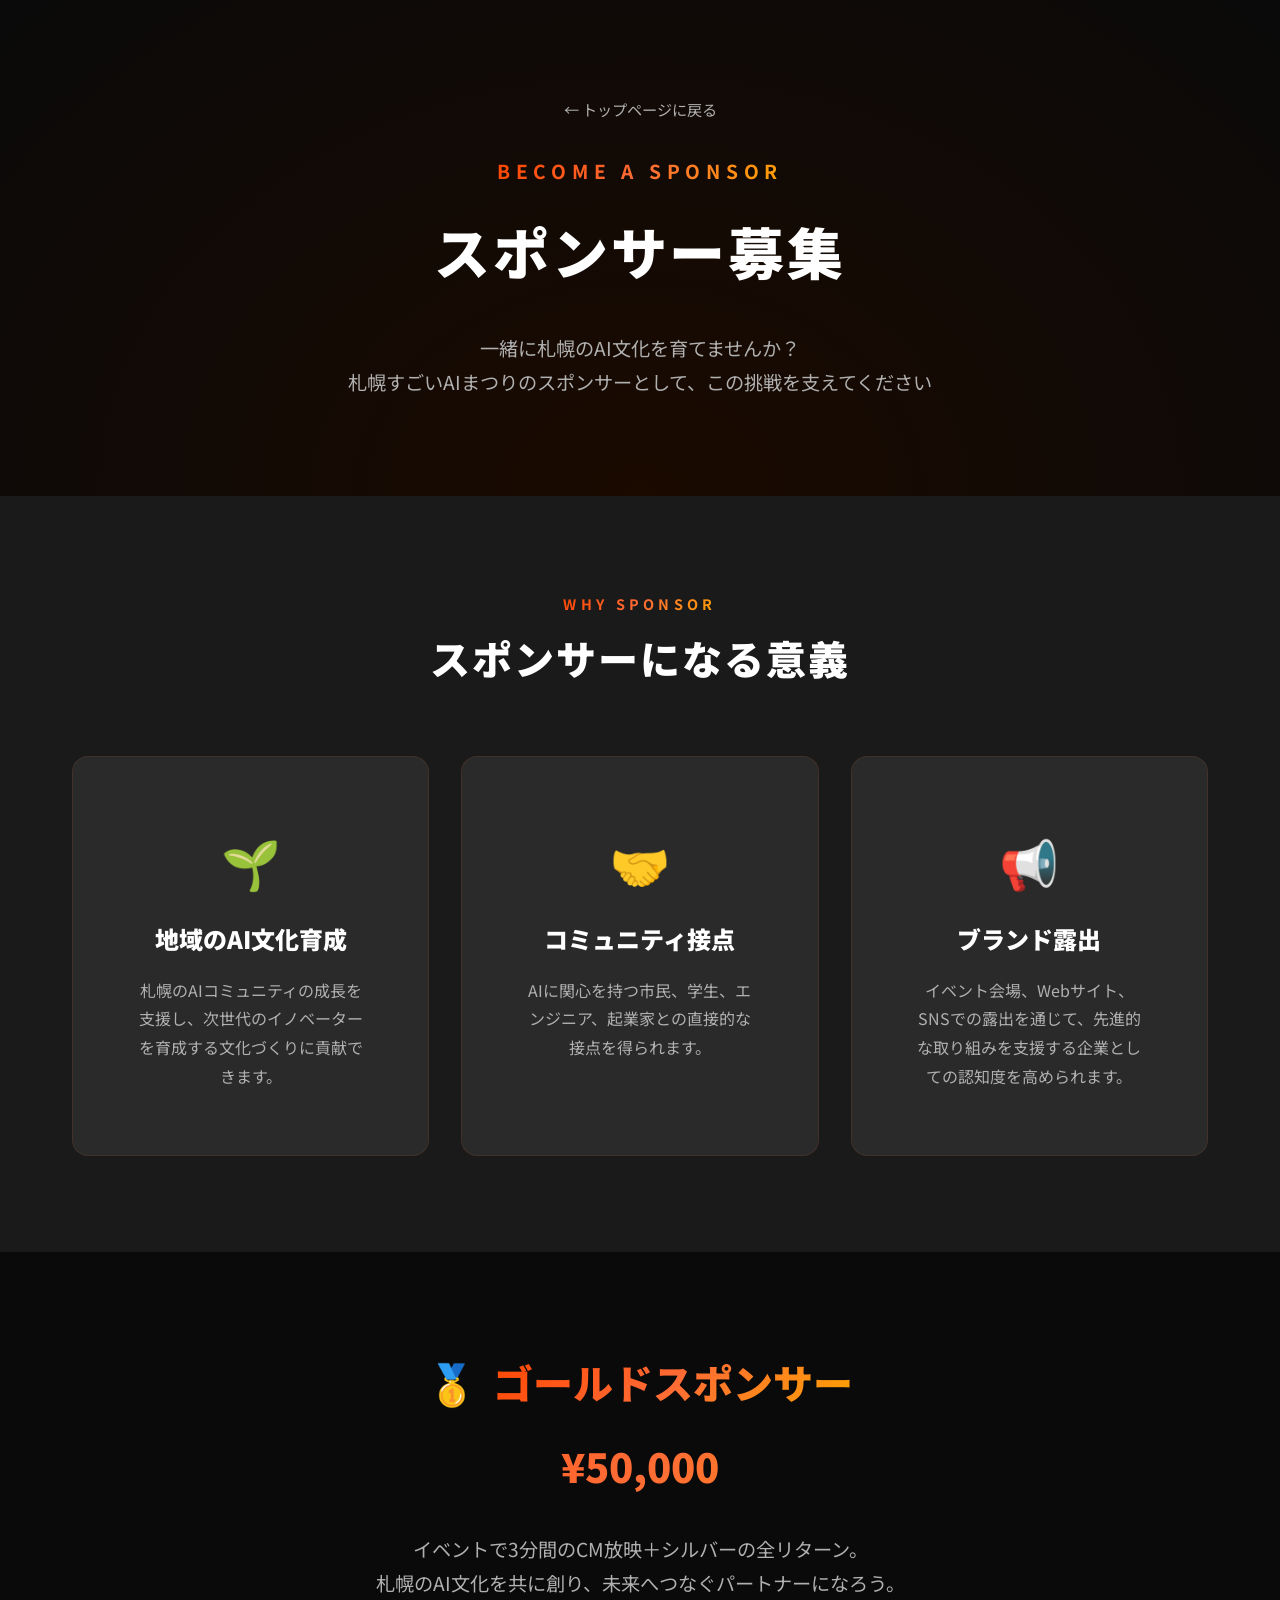
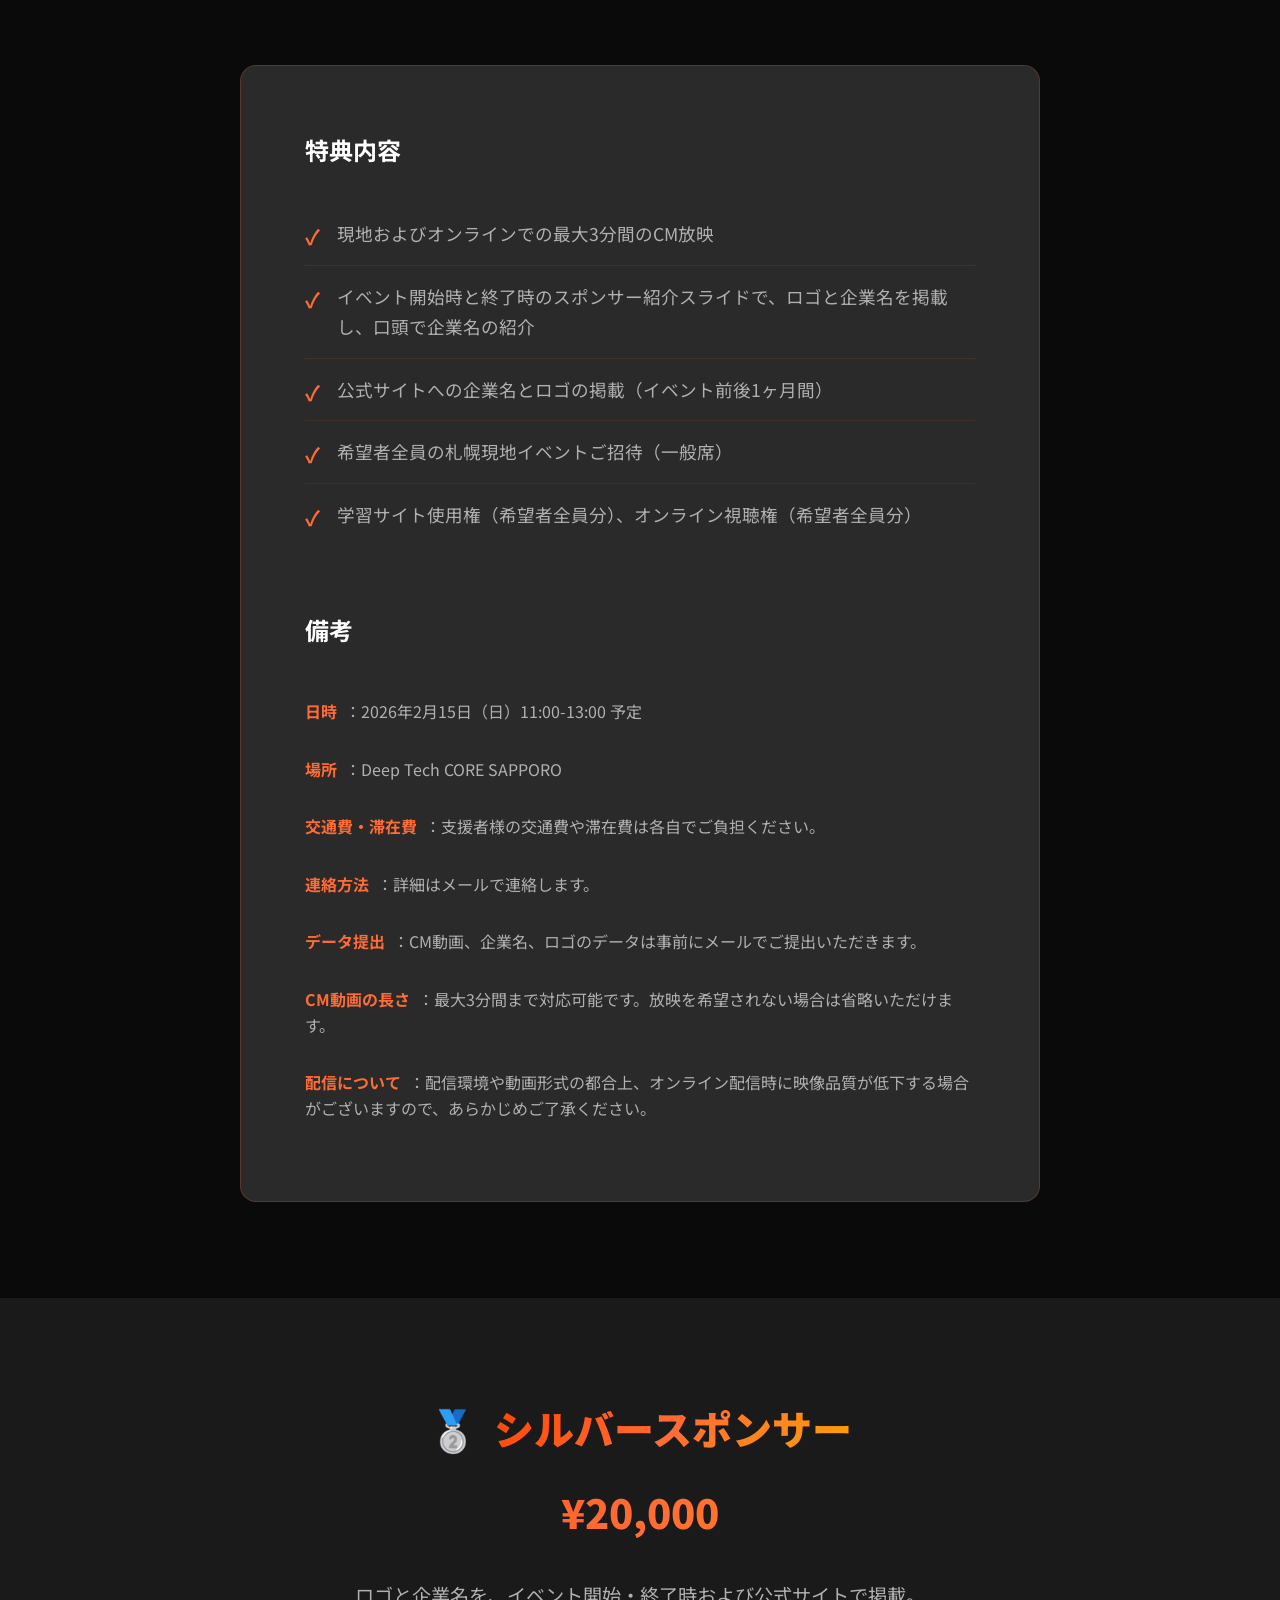
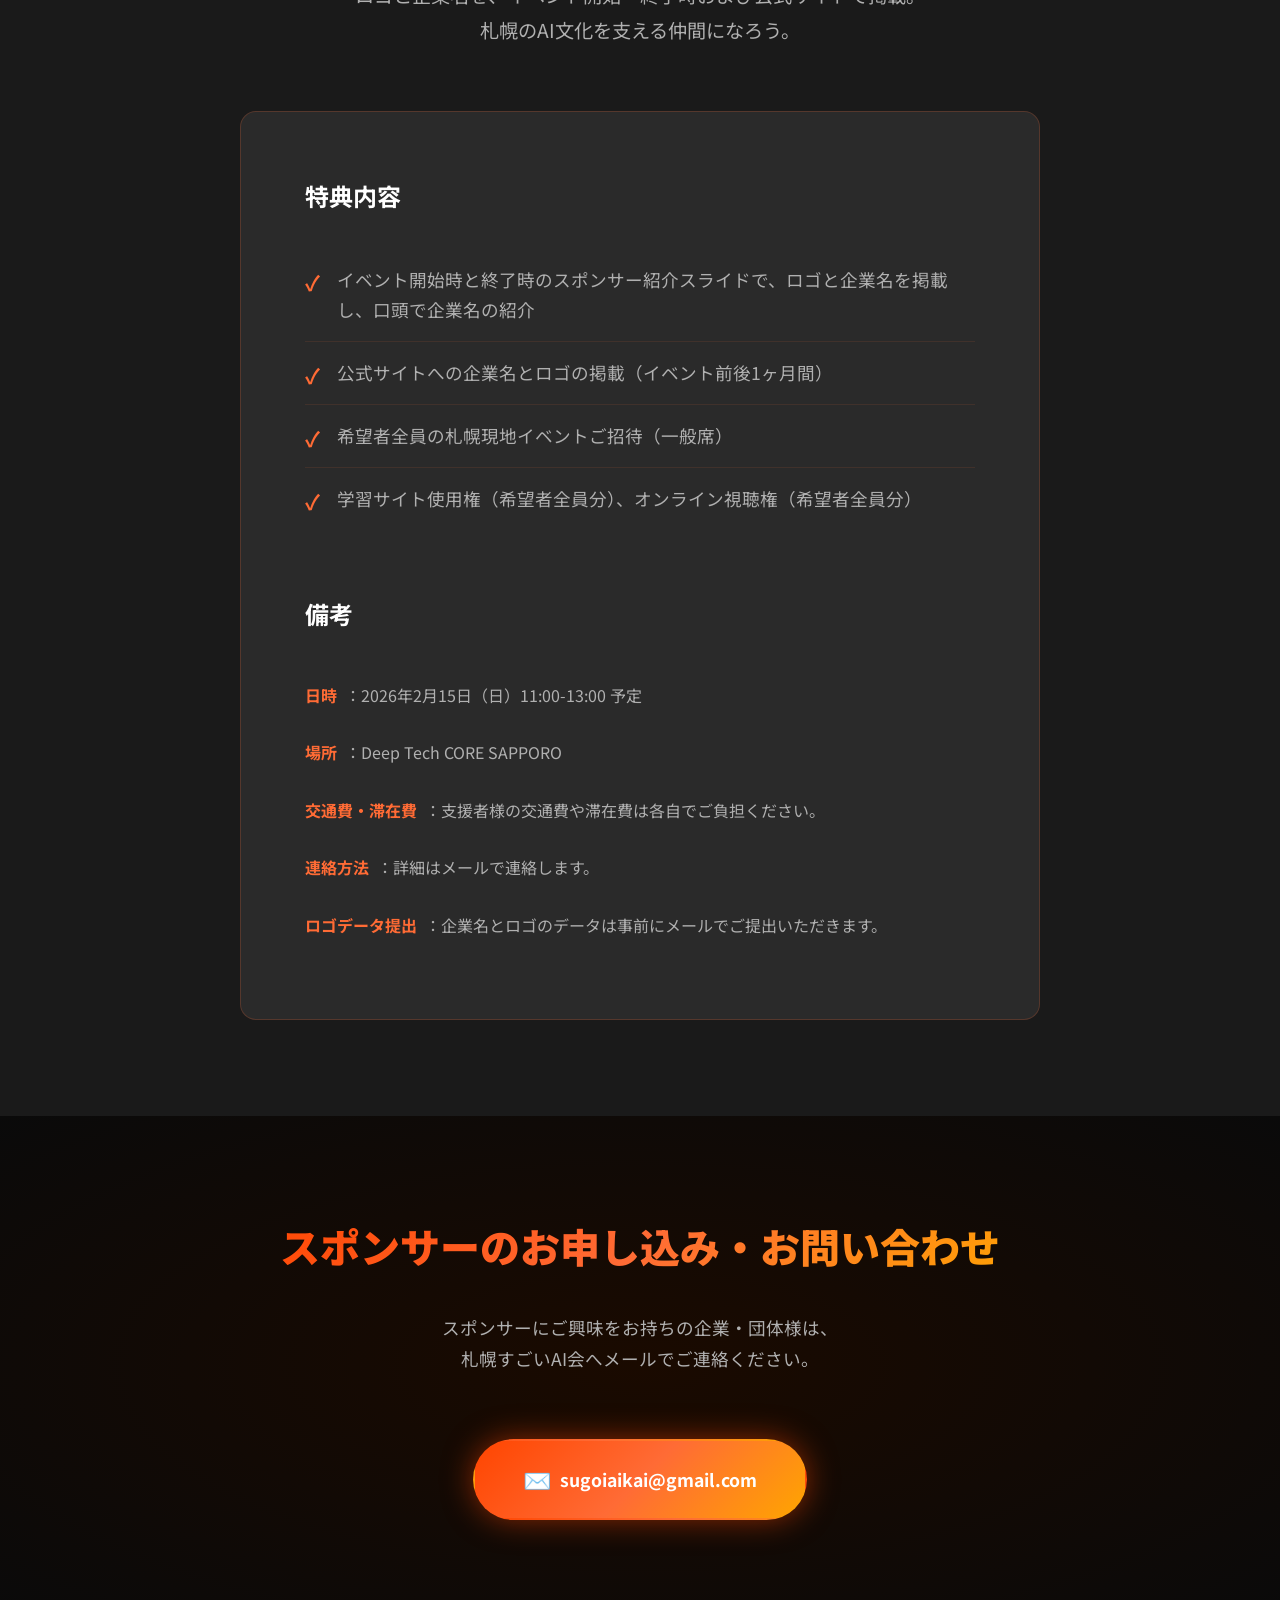
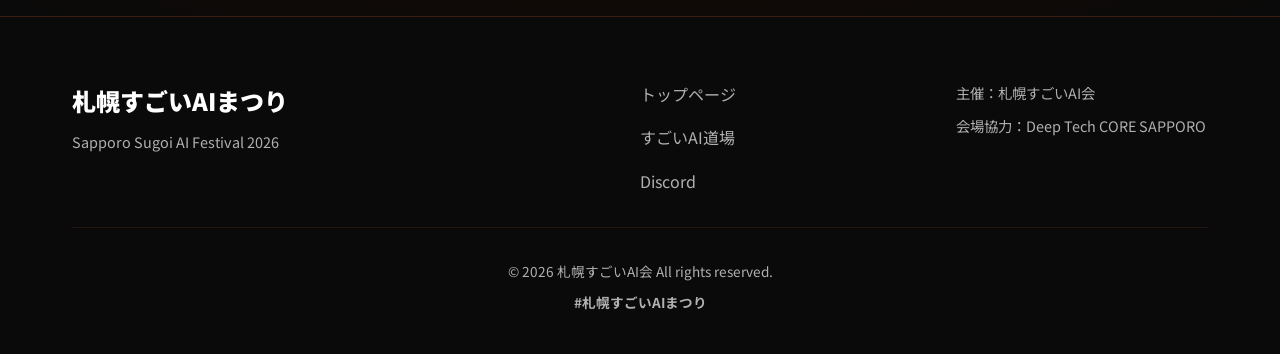
<file: sponsors.html>
<!DOCTYPE html>
<html lang="ja">
<head>
    <meta charset="UTF-8">
    <meta name="viewport" content="width=device-width, initial-scale=1.0">
    <title>スポンサー募集 | 札幌すごいAIまつり</title>
    <meta name="description" content="札幌すごいAIまつりのスポンサーを募集しています。一緒に札幌のAI文化を育てませんか？">
    <!-- OGP Tags -->
    <meta property="og:title" content="スポンサー募集 | 札幌すごいAIまつり">
    <meta property="og:description" content="札幌すごいAIまつりのスポンサーを募集しています。一緒に札幌のAI文化を育てませんか？">
    <meta property="og:type" content="website">
    <meta property="og:url" content="https://matsuri.sugoiai.org/sponsors.html">
    <meta property="og:site_name" content="札幌すごいAIまつり">
    <meta property="og:image" content="https://matsuri.sugoiai.org/logo.png">
    <meta property="og:image:width" content="1200">
    <meta property="og:image:height" content="630">
    <meta property="og:locale" content="ja_JP">
    <!-- Favicon -->
    <link rel="icon" type="image/png" href="logo.png">
    <link rel="apple-touch-icon" href="logo.png">
    <link rel="stylesheet" href="style.css">
    <link rel="preconnect" href="https://fonts.googleapis.com">
    <link rel="preconnect" href="https://fonts.gstatic.com" crossorigin>
    <link href="https://fonts.googleapis.com/css2?family=Noto+Sans+JP:wght@400;700;900&display=swap" rel="stylesheet">
</head>
<body>
    <!-- Hero Section -->
    <section class="sponsors-hero">
        <div class="container">
            <a href="index.html" class="back-link">← トップページに戻る</a>
            <h1 class="sponsors-hero-title">
                <span class="title-en-large">BECOME A SPONSOR</span>
                <span class="title-ja-large">スポンサー募集</span>
            </h1>
            <p class="sponsors-hero-description">一緒に札幌のAI文化を育てませんか？<br>札幌すごいAIまつりのスポンサーとして、この挑戦を支えてください</p>
        </div>
    </section>

    <!-- Why Sponsor Section -->
    <section id="why-sponsor" class="section why-sponsor">
        <div class="container">
            <div class="section-header">
                <h2 class="section-title">
                    <span class="title-en">WHY SPONSOR</span>
                    <span class="title-ja">スポンサーになる意義</span>
                </h2>
            </div>
            <div class="sponsor-benefits">
                <div class="benefit-card">
                    <div class="benefit-icon">🌱</div>
                    <h3 class="benefit-title">地域のAI文化育成</h3>
                    <p class="benefit-description">札幌のAIコミュニティの成長を支援し、次世代のイノベーターを育成する文化づくりに貢献できます。</p>
                </div>
                <div class="benefit-card">
                    <div class="benefit-icon">🤝</div>
                    <h3 class="benefit-title">コミュニティ接点</h3>
                    <p class="benefit-description">AIに関心を持つ市民、学生、エンジニア、起業家との直接的な接点を得られます。</p>
                </div>
                <div class="benefit-card">
                    <div class="benefit-icon">📢</div>
                    <h3 class="benefit-title">ブランド露出</h3>
                    <p class="benefit-description">イベント会場、Webサイト、SNSでの露出を通じて、先進的な取り組みを支援する企業としての認知度を高められます。</p>
                </div>
            </div>
        </div>
    </section>

    <!-- Gold Sponsors Section -->
    <section id="gold-sponsors" class="section sponsor-plan">
        <div class="container">
            <div class="plan-header">
                <h2 class="tier-title">
                    <span class="tier-icon">🥇</span>
                    <span class="tier-name">ゴールドスポンサー</span>
                </h2>
                <p class="plan-price">¥50,000</p>
                <p class="plan-description">イベントで3分間のCM放映＋シルバーの全リターン。<br>札幌のAI文化を共に創り、未来へつなぐパートナーになろう。</p>
            </div>
            <div class="plan-content">
                <h3 class="plan-benefits-title">特典内容</h3>
                <ul class="plan-benefits-list">
                    <li>現地およびオンラインでの最大3分間のCM放映</li>
                    <li>イベント開始時と終了時のスポンサー紹介スライドで、ロゴと企業名を掲載し、口頭で企業名の紹介</li>
                    <li>公式サイトへの企業名とロゴの掲載（イベント前後1ヶ月間）</li>
                    <li>希望者全員の札幌現地イベントご招待（一般席）</li>
                    <li>学習サイト使用権（希望者全員分）、オンライン視聴権（希望者全員分）</li>
                </ul>

                <h3 class="plan-notes-title">備考</h3>
                <ul class="plan-notes-list">
                    <li><strong>日時</strong>：2026年2月15日（日）11:00-13:00 予定</li>
                    <li><strong>場所</strong>：Deep Tech CORE SAPPORO</li>
                    <li><strong>交通費・滞在費</strong>：支援者様の交通費や滞在費は各自でご負担ください。</li>
                    <li><strong>連絡方法</strong>：詳細はメールで連絡します。</li>
                    <li><strong>データ提出</strong>：CM動画、企業名、ロゴのデータは事前にメールでご提出いただきます。</li>
                    <li><strong>CM動画の長さ</strong>：最大3分間まで対応可能です。放映を希望されない場合は省略いただけます。</li>
                    <li><strong>配信について</strong>：配信環境や動画形式の都合上、オンライン配信時に映像品質が低下する場合がございますので、あらかじめご了承ください。</li>
                </ul>
            </div>
        </div>
    </section>

    <!-- Silver Sponsors Section -->
    <section id="silver-sponsors" class="section sponsor-plan">
        <div class="container">
            <div class="plan-header">
                <h2 class="tier-title">
                    <span class="tier-icon">🥈</span>
                    <span class="tier-name">シルバースポンサー</span>
                </h2>
                <p class="plan-price">¥20,000</p>
                <p class="plan-description">ロゴと企業名を、イベント開始・終了時および公式サイトで掲載。<br>札幌のAI文化を支える仲間になろう。</p>
            </div>
            <div class="plan-content">
                <h3 class="plan-benefits-title">特典内容</h3>
                <ul class="plan-benefits-list">
                    <li>イベント開始時と終了時のスポンサー紹介スライドで、ロゴと企業名を掲載し、口頭で企業名の紹介</li>
                    <li>公式サイトへの企業名とロゴの掲載（イベント前後1ヶ月間）</li>
                    <li>希望者全員の札幌現地イベントご招待（一般席）</li>
                    <li>学習サイト使用権（希望者全員分）、オンライン視聴権（希望者全員分）</li>
                </ul>

                <h3 class="plan-notes-title">備考</h3>
                <ul class="plan-notes-list">
                    <li><strong>日時</strong>：2026年2月15日（日）11:00-13:00 予定</li>
                    <li><strong>場所</strong>：Deep Tech CORE SAPPORO</li>
                    <li><strong>交通費・滞在費</strong>：支援者様の交通費や滞在費は各自でご負担ください。</li>
                    <li><strong>連絡方法</strong>：詳細はメールで連絡します。</li>
                    <li><strong>ロゴデータ提出</strong>：企業名とロゴのデータは事前にメールでご提出いただきます。</li>
                </ul>
            </div>
        </div>
    </section>

    <!-- Contact Section -->
    <section id="contact" class="section sponsor-contact">
        <div class="container">
            <div class="contact-content">
                <h2 class="contact-title">スポンサーのお申し込み・お問い合わせ</h2>
                <p class="contact-description">
                    スポンサーにご興味をお持ちの企業・団体様は、<br>
                    札幌すごいAI会へメールでご連絡ください。
                </p>
                <a href="mailto:sugoiaikai@gmail.com" class="btn btn-primary btn-large">
                    <span class="btn-icon">✉️</span>
                    <span class="btn-text">sugoiaikai@gmail.com</span>
                </a>
            </div>
        </div>
    </section>

    <!-- Footer -->
    <footer class="footer">
        <div class="container">
            <div class="footer-content">
                <div class="footer-logo">
                    <h3>札幌すごいAIまつり</h3>
                    <p>Sapporo Sugoi AI Festival 2026</p>
                </div>
                <div class="footer-links">
                    <a href="index.html">トップページ</a>
                    <a href="https://dojo.sugoiai.org/index.html" target="_blank" rel="noopener noreferrer">すごいAI道場</a>
                    <a href="https://discord.gg/Ve2tQeN7cw" target="_blank" rel="noopener noreferrer">Discord</a>
                </div>
                <div class="footer-info">
                    <p>主催：札幌すごいAI会</p>
                    <p>会場協力：Deep Tech CORE SAPPORO</p>
                </div>
            </div>
            <div class="footer-bottom">
                <p>&copy; 2026 札幌すごいAI会 All rights reserved.</p>
                <p class="footer-hashtag">#札幌すごいAIまつり</p>
            </div>
        </div>
    </footer>

    <script src="script.js"></script>
</body>
</html>
</file>
<file: style.css>
/* Reset & Base Styles */
* {
    margin: 0;
    padding: 0;
    box-sizing: border-box;
}

:root {
    /* Color Palette - Flame Theme */
    --flame-red: #FF4500;
    --flame-orange: #FF6B35;
    --flame-yellow: #FFA500;
    --flame-bright: #FFD700;
    --dark-bg: #0a0a0a;
    --dark-surface: #1a1a1a;
    --dark-elevated: #2a2a2a;
    --text-primary: #ffffff;
    --text-secondary: #b0b0b0;
    --accent-gradient: linear-gradient(135deg, var(--flame-red), var(--flame-orange), var(--flame-yellow));
    --flame-glow: 0 0 30px rgba(255, 69, 0, 0.5);

    /* Typography */
    --font-primary: 'Noto Sans JP', sans-serif;

    /* Spacing */
    --spacing-xs: 0.5rem;
    --spacing-sm: 1rem;
    --spacing-md: 2rem;
    --spacing-lg: 4rem;
    --spacing-xl: 6rem;

    /* Container */
    --container-max: 1200px;
    --container-padding: 2rem;
}

html {
    scroll-behavior: smooth;
}

body {
    font-family: var(--font-primary);
    background-color: var(--dark-bg);
    color: var(--text-primary);
    line-height: 1.7;
    overflow-x: hidden;
}

.container {
    max-width: var(--container-max);
    margin: 0 auto;
    padding: 0 var(--container-padding);
}

/* Section Styles */
.section {
    padding: var(--spacing-xl) 0;
    position: relative;
}

.section-header {
    text-align: center;
    margin-bottom: var(--spacing-lg);
}

.section-title {
    display: flex;
    flex-direction: column;
    align-items: center;
    gap: var(--spacing-xs);
}

.title-en {
    font-size: 0.9rem;
    font-weight: 700;
    letter-spacing: 0.3em;
    background: var(--accent-gradient);
    -webkit-background-clip: text;
    -webkit-text-fill-color: transparent;
    background-clip: text;
    text-transform: uppercase;
}

.title-ja {
    font-size: 2.5rem;
    font-weight: 900;
    letter-spacing: 0.05em;
}

.section-description {
    color: var(--text-secondary);
    margin-top: var(--spacing-sm);
    font-size: 1.1rem;
}

/* Hero Section */
.hero {
    min-height: 100vh;
    display: flex;
    flex-direction: column;
    justify-content: center;
    align-items: center;
    position: relative;
    overflow: hidden;
    background: radial-gradient(ellipse at bottom, #1a0a00 0%, var(--dark-bg) 100%);
}

.hero-background {
    position: absolute;
    top: 0;
    left: 0;
    width: 100%;
    height: 100%;
    overflow: hidden;
    z-index: 0;
}

.flame-particle {
    position: absolute;
    bottom: -100px;
    width: 300px;
    height: 300px;
    background: radial-gradient(circle, rgba(255, 69, 0, 0.3) 0%, transparent 70%);
    border-radius: 50%;
    filter: blur(40px);
    animation: flameRise 15s infinite ease-in-out;
}

.flame-particle:nth-child(1) {
    left: 10%;
    animation-delay: 0s;
}

.flame-particle:nth-child(2) {
    left: 50%;
    animation-delay: 5s;
}

.flame-particle:nth-child(3) {
    left: 80%;
    animation-delay: 10s;
}

@keyframes flameRise {
    0% {
        transform: translateY(0) scale(1);
        opacity: 0;
    }
    50% {
        opacity: 0.6;
    }
    100% {
        transform: translateY(-100vh) scale(1.5);
        opacity: 0;
    }
}

.hero-content {
    position: relative;
    z-index: 1;
    text-align: center;
}

.hero-date {
    font-size: 1.2rem;
    font-weight: 700;
    letter-spacing: 0.3em;
    background: var(--accent-gradient);
    -webkit-background-clip: text;
    -webkit-text-fill-color: transparent;
    background-clip: text;
    margin-bottom: var(--spacing-md);
    animation: fadeInDown 1s ease-out;
}

.hero-title {
    margin-bottom: var(--spacing-md);
    animation: fadeInUp 1s ease-out 0.3s both;
}

.title-main {
    display: block;
    font-size: clamp(2.5rem, 8vw, 5rem);
    font-weight: 900;
    letter-spacing: 0.05em;
    margin-bottom: var(--spacing-sm);
    text-shadow: 0 0 30px rgba(255, 69, 0, 0.5);
}

.title-sub {
    display: block;
    font-size: clamp(0.9rem, 2vw, 1.2rem);
    font-weight: 400;
    letter-spacing: 0.2em;
    color: var(--text-secondary);
}

.hero-tagline {
    font-size: clamp(1.2rem, 3vw, 1.8rem);
    line-height: 1.8;
    margin-bottom: var(--spacing-lg);
    animation: fadeInUp 1s ease-out 0.6s both;
}

.hero-info-badge {
    display: flex;
    justify-content: center;
    gap: 1.5rem;
    margin-bottom: 1.5rem;
    animation: fadeInUp 1s ease-out 0.85s both;
}

.hero-info-badge span {
    font-size: 1.2rem;
    font-weight: 900;
    color: var(--flame-bright);
    text-shadow: 0 0 10px rgba(255, 215, 0, 0.5);
    letter-spacing: 0.05em;
}

.hero-cta {
    animation: fadeInUp 1s ease-out 0.9s both;
}

.scroll-indicator {
    position: absolute;
    bottom: 3rem;
    left: 50%;
    transform: translateX(-50%);
    display: flex;
    flex-direction: column;
    align-items: center;
    gap: 1rem;
    color: var(--text-secondary);
    font-size: 0.8rem;
    letter-spacing: 0.2em;
    animation: fadeIn 1s ease-out 1.2s both;
}

.scroll-line {
    width: 1px;
    height: 40px;
    background: linear-gradient(to bottom, var(--flame-orange), transparent);
    animation: scrollLineMove 2s infinite;
}

@keyframes scrollLineMove {
    0%, 100% {
        transform: translateY(0);
        opacity: 1;
    }
    50% {
        transform: translateY(20px);
        opacity: 0;
    }
}

/* Buttons */
.btn {
    display: inline-flex;
    align-items: center;
    gap: var(--spacing-xs);
    padding: 1rem 2.5rem;
    font-size: 1rem;
    font-weight: 700;
    text-decoration: none;
    border-radius: 50px;
    transition: all 0.3s ease;
    position: relative;
    overflow: hidden;
    border: 2px solid transparent;
}

.btn-primary {
    background: var(--accent-gradient);
    color: var(--text-primary);
    box-shadow: var(--flame-glow);
}

.btn-primary:hover {
    transform: translateY(-3px);
    box-shadow: 0 0 50px rgba(255, 69, 0, 0.8);
}

.btn-secondary {
    background: transparent;
    color: var(--text-primary);
    border: 2px solid var(--flame-orange);
}

.btn-secondary:hover {
    background: var(--dark-elevated);
    border-color: var(--flame-yellow);
    transform: translateY(-3px);
}

.btn-large {
    padding: 1.2rem 3rem;
    font-size: 1.1rem;
}

.btn-icon {
    font-size: 1.3em;
}

/* Overview Section */
.overview {
    background: var(--dark-surface);
    position: relative;
    overflow: hidden;
}

.flame-canvas {
    position: absolute;
    top: 0;
    left: 0;
    width: 100%;
    height: 100%;
    z-index: 0;
    pointer-events: none;
    opacity: 0.6;
}

.overview .container {
    position: relative;
    z-index: 1;
}

.overview-content {
    margin-top: var(--spacing-lg);
}

.overview-main {
    display: grid;
    grid-template-columns: 1fr 1fr;
    gap: var(--spacing-lg);
    align-items: center;
}

.venue-image {
    width: 100%;
    height: auto;
    border-radius: 12px;
    object-fit: cover;
    box-shadow: 0 4px 20px rgba(255, 107, 53, 0.3);
}

.overview-subtitle {
    font-size: 2rem;
    font-weight: 900;
    margin-bottom: var(--spacing-md);
    background: var(--accent-gradient);
    -webkit-background-clip: text;
    -webkit-text-fill-color: transparent;
    background-clip: text;
}

.overview-text p {
    margin-bottom: var(--spacing-sm);
    color: var(--text-secondary);
    font-size: 1.05rem;
}

.overview-text strong {
    color: var(--text-primary);
    font-weight: 700;
}

.event-info {
    margin-top: var(--spacing-md);
    padding: var(--spacing-md);
    background: var(--dark-elevated);
    border-left: 4px solid var(--flame-orange);
    border-radius: 8px;
}

.info-item {
    display: grid;
    grid-template-columns: 120px 1fr;
    gap: var(--spacing-sm);
    margin-bottom: var(--spacing-sm);
}

.info-item:last-child {
    margin-bottom: 0;
}

.youtube-btn {
    display: inline-block;
    margin-top: var(--spacing-md);
    padding: 0.75rem 1.5rem;
    background: #FF0000;
    color: #fff;
    font-weight: 700;
    font-size: 1rem;
    border-radius: 8px;
    text-decoration: none;
    transition: background 0.3s, transform 0.2s;
}

.youtube-btn:hover {
    background: #cc0000;
    transform: scale(1.05);
}

.info-label {
    font-weight: 700;
    color: var(--flame-orange);
}

.info-value {
    color: var(--text-primary);
}

.event-schedule-table {
    width: 100%;
    border-collapse: collapse;
}

.event-schedule-table td {
    padding: 0.5rem 0.75rem;
    vertical-align: top;
}

.event-schedule-table td:first-child {
    white-space: nowrap;
    font-weight: 700;
    color: var(--flame-orange);
    padding-left: 0;
}

.event-schedule-table td:nth-child(2) {
    font-weight: 700;
}

.event-schedule-table .broadcast-time {
    font-weight: 400;
    font-size: 0.85rem;
    color: var(--text-secondary);
}

/* Image Placeholder */
.image-placeholder {
    position: relative;
    width: 100%;
    padding-bottom: 75%;
    background: var(--dark-elevated);
    border-radius: 12px;
    overflow: hidden;
    border: 2px dashed var(--flame-orange);
    display: flex;
    align-items: center;
    justify-content: center;
}

.placeholder-text {
    position: absolute;
    top: 50%;
    left: 50%;
    transform: translate(-50%, -50%);
    color: var(--text-secondary);
    font-size: 1rem;
    text-align: center;
    padding: var(--spacing-sm);
}

/* Program Images */
.program-image {
    width: 100%;
    height: auto;
    border-radius: 12px 12px 0 0;
    object-fit: cover;
    display: block;
    aspect-ratio: 4 / 3;
    box-shadow: 0 4px 20px rgba(255, 107, 53, 0.2);
}

/* AI Dojo Image */
.dojo-site-image {
    width: 100%;
    height: auto;
    border-radius: 12px;
    object-fit: cover;
    box-shadow: 0 4px 20px rgba(255, 107, 53, 0.3);
}

/* Value Proposition Image */
.value-photo {
    width: 100%;
    height: auto;
    border-radius: 12px;
    object-fit: cover;
    box-shadow: 0 4px 20px rgba(255, 107, 53, 0.3);
}

/* Partners Section */
.partners-grid {
    display: grid;
    grid-template-columns: repeat(3, 1fr);
    gap: var(--spacing-md);
    margin-top: var(--spacing-lg);
    max-width: 900px;
    margin-left: auto;
    margin-right: auto;
}

.partner-card {
    background: var(--dark-elevated);
    border-radius: 12px;
    overflow: hidden;
    transition: all 0.3s ease;
    border: 1px solid rgba(255, 107, 53, 0.1);
}

.partner-card:hover {
    transform: translateY(-4px);
    border-color: var(--flame-orange);
    box-shadow: 0 8px 24px rgba(255, 69, 0, 0.2);
}

.partner-logo {
    width: 100%;
    aspect-ratio: 16 / 9;
    display: flex;
    align-items: center;
    justify-content: center;
    background: var(--dark-surface);
}

.partner-logo img {
    width: 100%;
    height: 100%;
    object-fit: contain;
    padding: var(--spacing-sm);
}

.partner-logo span {
    font-size: 2rem;
    color: var(--text-secondary);
}

.partner-name {
    padding: var(--spacing-sm);
    font-size: 0.95rem;
    font-weight: 700;
    color: var(--text-primary);
    text-align: center;
    background: var(--dark-elevated);
}

.partner-placeholder {
    opacity: 0.5;
    border-style: dashed;
}

.partner-placeholder:hover {
    transform: none;
    box-shadow: none;
}

@media (max-width: 768px) {
    .partners-grid {
        grid-template-columns: repeat(2, 1fr);
    }
}

@media (max-width: 480px) {
    .partners-grid {
        grid-template-columns: 1fr;
        max-width: 280px;
    }
}

/* Sponsors Section */
.sponsors {
    background: var(--dark-surface);
    position: relative;
}

.sponsors-grid {
    display: grid;
    grid-template-columns: repeat(auto-fit, minmax(300px, 1fr));
    gap: var(--spacing-md);
    margin-top: var(--spacing-lg);
}

.sponsor-card {
    background: var(--dark-elevated);
    border-radius: 16px;
    overflow: hidden;
    transition: all 0.3s ease;
    border: 1px solid rgba(255, 107, 53, 0.1);
    display: flex;
    flex-direction: column;
}

.sponsor-card:hover {
    transform: translateY(-8px);
    border-color: var(--flame-orange);
    box-shadow: 0 10px 40px rgba(255, 69, 0, 0.3);
}

.sponsor-logo {
    width: 100%;
    aspect-ratio: 16 / 9;
    display: flex;
    align-items: center;
    justify-content: center;
    background: var(--dark-surface);
    position: relative;
}

.sponsor-logo-placeholder {
    width: 100%;
    height: 100%;
    display: flex;
    flex-direction: column;
    align-items: center;
    justify-content: center;
    gap: var(--spacing-sm);
    border: 2px dashed rgba(255, 107, 53, 0.3);
}

.sponsor-logo-placeholder span {
    color: var(--text-secondary);
    font-size: 1.2rem;
    font-weight: 700;
}

.sponsor-logo img {
    width: 100%;
    height: 100%;
    object-fit: contain;
    padding: var(--spacing-md);
}

.sponsor-name {
    padding: var(--spacing-md);
    font-size: 1.3rem;
    font-weight: 700;
    color: var(--text-primary);
    text-align: center;
    background: var(--dark-elevated);
}

.sponsors-link-wrapper {
    margin-top: var(--spacing-lg);
    text-align: center;
}

.btn-link {
    display: inline-block;
    color: var(--text-secondary);
    text-decoration: none;
    font-size: 0.95rem;
    font-weight: 400;
    transition: all 0.3s ease;
    padding: 0.5rem 1rem;
    border-bottom: 1px solid transparent;
}

.btn-link:hover {
    color: var(--flame-orange);
    border-bottom-color: var(--flame-orange);
}

/* Sponsors Page Specific Styles */
.sponsors-hero {
    min-height: 50vh;
    display: flex;
    flex-direction: column;
    justify-content: center;
    align-items: center;
    background: radial-gradient(ellipse at bottom, #1a0a00 0%, var(--dark-bg) 100%);
    padding: var(--spacing-xl) 0;
    text-align: center;
}

.back-link {
    display: inline-block;
    color: var(--text-secondary);
    text-decoration: none;
    margin-bottom: var(--spacing-md);
    transition: all 0.3s ease;
    font-size: 0.95rem;
}

.back-link:hover {
    color: var(--flame-orange);
    transform: translateX(-5px);
}

.sponsors-hero-title {
    display: flex;
    flex-direction: column;
    align-items: center;
    gap: var(--spacing-sm);
    margin-bottom: var(--spacing-md);
}

.title-en-large {
    font-size: 1.2rem;
    font-weight: 700;
    letter-spacing: 0.3em;
    background: var(--accent-gradient);
    -webkit-background-clip: text;
    -webkit-text-fill-color: transparent;
    background-clip: text;
    text-transform: uppercase;
}

.title-ja-large {
    font-size: 3.5rem;
    font-weight: 900;
    letter-spacing: 0.05em;
}

.sponsors-hero-description {
    font-size: 1.2rem;
    color: var(--text-secondary);
    line-height: 1.8;
}

.sponsors-tier {
    background: var(--dark-surface);
}

.sponsors-tier:nth-child(even) {
    background: var(--dark-bg);
}

.tier-header {
    text-align: center;
    margin-bottom: var(--spacing-lg);
}

.tier-title {
    display: flex;
    align-items: center;
    justify-content: center;
    gap: var(--spacing-sm);
    font-size: 2.5rem;
    font-weight: 900;
}

.tier-icon {
    font-size: 2.5rem;
}

.tier-name {
    background: var(--accent-gradient);
    -webkit-background-clip: text;
    -webkit-text-fill-color: transparent;
    background-clip: text;
}

/* Why Sponsor Section */
.why-sponsor {
    background: var(--dark-surface);
}

.sponsor-benefits {
    display: grid;
    grid-template-columns: repeat(auto-fit, minmax(280px, 1fr));
    gap: var(--spacing-md);
    margin-top: var(--spacing-lg);
}

.benefit-card {
    background: var(--dark-elevated);
    padding: var(--spacing-lg);
    border-radius: 16px;
    text-align: center;
    border: 1px solid rgba(255, 107, 53, 0.1);
    transition: all 0.3s ease;
}

.benefit-card:hover {
    transform: translateY(-5px);
    border-color: var(--flame-orange);
    box-shadow: 0 10px 30px rgba(255, 69, 0, 0.2);
}

.benefit-icon {
    font-size: 3rem;
    margin-bottom: var(--spacing-sm);
}

.benefit-title {
    font-size: 1.5rem;
    font-weight: 900;
    margin-bottom: var(--spacing-sm);
    color: var(--text-primary);
}

.benefit-description {
    color: var(--text-secondary);
    line-height: 1.8;
    font-size: 1rem;
}

/* Sponsor Plan Section */
.sponsor-plan {
    background: var(--dark-bg);
}

.sponsor-plan:nth-child(even) {
    background: var(--dark-surface);
}

.plan-header {
    text-align: center;
    margin-bottom: var(--spacing-lg);
}

.plan-description {
    font-size: 1.2rem;
    color: var(--text-secondary);
    line-height: 1.8;
    margin-top: var(--spacing-md);
    max-width: 800px;
    margin-left: auto;
    margin-right: auto;
}

.plan-price {
    font-size: 2.5rem;
    font-weight: 900;
    background: var(--accent-gradient);
    -webkit-background-clip: text;
    -webkit-text-fill-color: transparent;
    background-clip: text;
    margin-top: var(--spacing-sm);
}

.plan-content {
    max-width: 800px;
    margin: 0 auto;
    background: var(--dark-elevated);
    padding: var(--spacing-lg);
    border-radius: 16px;
    border: 1px solid rgba(255, 107, 53, 0.2);
}

.plan-benefits-title {
    font-size: 1.5rem;
    font-weight: 700;
    margin-bottom: var(--spacing-md);
    color: var(--text-primary);
}

.plan-benefits-list {
    list-style: none;
    padding: 0;
}

.plan-benefits-list li {
    padding: var(--spacing-sm) 0;
    padding-left: 2rem;
    position: relative;
    color: var(--text-secondary);
    font-size: 1.1rem;
    border-bottom: 1px solid rgba(255, 107, 53, 0.1);
}

.plan-benefits-list li:last-child {
    border-bottom: none;
}

.plan-benefits-list li::before {
    content: "✓";
    position: absolute;
    left: 0;
    color: var(--flame-orange);
    font-weight: bold;
    font-size: 1.3rem;
}

.plan-notes-title {
    font-size: 1.5rem;
    font-weight: 700;
    margin-top: var(--spacing-lg);
    margin-bottom: var(--spacing-md);
    color: var(--text-primary);
}

.plan-notes-list {
    list-style: none;
    padding: 0;
}

.plan-notes-list li {
    padding: var(--spacing-sm) 0;
    color: var(--text-secondary);
    font-size: 1rem;
    line-height: 1.6;
}

.plan-notes-list li strong {
    color: var(--flame-orange);
    font-weight: 700;
    margin-right: 0.5rem;
}

/* Sponsor Contact Section */
.sponsor-contact {
    background: radial-gradient(ellipse at center, #1a0a00 0%, var(--dark-bg) 100%);
    text-align: center;
    padding: var(--spacing-xl) 0;
}

.contact-content {
    max-width: 800px;
    margin: 0 auto;
}

.contact-title {
    font-size: 2.5rem;
    font-weight: 900;
    margin-bottom: var(--spacing-md);
    background: var(--accent-gradient);
    -webkit-background-clip: text;
    -webkit-text-fill-color: transparent;
    background-clip: text;
}

.contact-description {
    font-size: 1.1rem;
    color: var(--text-secondary);
    line-height: 1.8;
    margin-bottom: var(--spacing-lg);
}

/* Programs Section */
.programs {
    background: var(--dark-bg);
    position: relative;
    overflow: hidden;
}

.blazing-flame-canvas {
    position: absolute;
    top: 0;
    left: 0;
    width: 100%;
    height: 100%;
    z-index: 0;
    pointer-events: none;
    opacity: 0.7;
}

.programs .container {
    position: relative;
    z-index: 1;
}

.programs-grid {
    display: grid;
    grid-template-columns: repeat(auto-fit, minmax(350px, 1fr));
    gap: var(--spacing-md);
    margin-top: var(--spacing-lg);
}

.program-card {
    background: var(--dark-surface);
    border-radius: 16px;
    overflow: hidden;
    position: relative;
    transition: all 0.3s ease;
    border: 1px solid rgba(255, 107, 53, 0.1);
}

.program-card:hover {
    transform: translateY(-8px);
    border-color: var(--flame-orange);
    box-shadow: 0 10px 40px rgba(255, 69, 0, 0.3);
}

.program-number {
    position: absolute;
    top: 1rem;
    right: 1rem;
    font-size: 4rem;
    font-weight: 900;
    background: var(--accent-gradient);
    -webkit-background-clip: text;
    -webkit-text-fill-color: transparent;
    background-clip: text;
    opacity: 0.3;
    z-index: 1;
}

.program-content {
    padding: var(--spacing-md);
}

.program-title {
    font-size: 1.8rem;
    font-weight: 900;
    margin-bottom: var(--spacing-xs);
}

.program-subtitle {
    font-size: 0.9rem;
    color: var(--text-secondary);
    margin-bottom: var(--spacing-md);
    letter-spacing: 0.1em;
}

.program-description {
    color: var(--text-secondary);
    line-height: 1.8;
    margin-bottom: var(--spacing-md);
}

.program-link {
    display: inline-block;
    color: var(--flame-orange);
    text-decoration: none;
    font-weight: 700;
    transition: all 0.3s ease;
}

.program-link:hover {
    color: var(--flame-yellow);
    transform: translateX(5px);
}

.program-highlight {
    padding: var(--spacing-sm);
    background: rgba(255, 69, 0, 0.1);
    border-left: 3px solid var(--flame-orange);
    border-radius: 4px;
    font-size: 0.95rem;
    color: var(--text-primary);
}

.programs-participation {
    margin-top: var(--spacing-xl);
    padding-top: var(--spacing-xl);
    border-top: 1px solid rgba(255, 107, 53, 0.2);
}

.participation-content {
    text-align: center;
    max-width: 800px;
    margin: 0 auto;
    display: flex;
    flex-direction: column;
    align-items: center;
    gap: var(--spacing-md);
}

.participation-title {
    font-size: 2.2rem;
    font-weight: 900;
    background: var(--accent-gradient);
    -webkit-background-clip: text;
    -webkit-text-fill-color: transparent;
    background-clip: text;
}

.participation-description {
    font-size: 1.15rem;
    color: var(--text-secondary);
    line-height: 1.8;
}

/* Fish Art Collection */
.fish-art-collection {
    margin-top: var(--spacing-lg);
    padding-top: var(--spacing-lg);
    border-top: 1px solid rgba(255, 107, 53, 0.2);
}

.fish-art-content {
    text-align: center;
    max-width: 800px;
    margin: 0 auto;
    padding: var(--spacing-lg);
    background: linear-gradient(135deg, rgba(0, 80, 120, 0.85), rgba(0, 60, 100, 0.8));
    border-radius: 16px;
    border: 1px solid rgba(0, 150, 200, 0.7);
}

.fish-art-icon {
    font-size: 4rem;
    margin-bottom: var(--spacing-sm);
    animation: fishSwim 3s ease-in-out infinite;
}

@keyframes fishSwim {
    0%, 100% {
        transform: translateX(0) scaleX(1);
    }
    25% {
        transform: translateX(20px) scaleX(1);
    }
    50% {
        transform: translateX(0) scaleX(-1);
    }
    75% {
        transform: translateX(-20px) scaleX(-1);
    }
}

.fish-art-title {
    font-size: 2rem;
    font-weight: 900;
    margin-bottom: var(--spacing-sm);
    color: #00b4d8;
}

.fish-art-description {
    font-size: 1.1rem;
    color: var(--text-secondary);
    line-height: 1.8;
    margin-bottom: var(--spacing-md);
}

.fish-art-content .btn-secondary {
    border-color: #00b4d8;
    color: #fff;
    background: rgba(0, 140, 180, 0.85);
}

.fish-art-content .btn-secondary:hover {
    background: rgba(0, 160, 200, 0.9);
    border-color: #48cae4;
    color: #fff;
}

.fish-art-video {
    position: relative;
    width: 100%;
    max-width: 560px;
    margin: 0 auto var(--spacing-md);
    padding-top: 56.25%;
}

.fish-art-video iframe {
    position: absolute;
    top: 0;
    left: 0;
    width: 100%;
    height: 100%;
    border-radius: 12px;
}

.fish-art-notes {
    font-size: 0.85rem;
    color: rgba(255, 255, 255, 0.6);
    line-height: 1.8;
    margin-top: var(--spacing-md);
    text-align: left;
    max-width: 500px;
    margin-left: auto;
    margin-right: auto;
}

/* AI Dojo Section */
.ai-dojo {
    background: linear-gradient(135deg, #0a0a0a 0%, #1a0a00 50%, #0a0a0a 100%);
    position: relative;
    overflow: hidden;
}

.ai-dojo::before {
    content: '';
    position: absolute;
    top: 0;
    left: 0;
    width: 100%;
    height: 100%;
    background: radial-gradient(circle at 50% 50%, rgba(255, 107, 53, 0.1) 0%, transparent 70%);
    pointer-events: none;
    z-index: 0;
}

.ripple-canvas {
    position: absolute;
    top: 0;
    left: 0;
    width: 100%;
    height: 100%;
    z-index: 1;
    pointer-events: none;
}

.dojo-content {
    display: grid;
    grid-template-columns: 1.5fr 1fr;
    gap: var(--spacing-lg);
    align-items: center;
    position: relative;
    z-index: 2;
}

.dojo-text {
    text-align: left;
}

.dojo-name {
    font-size: 3rem;
    font-weight: 900;
    margin-bottom: var(--spacing-sm);
    background: var(--accent-gradient);
    -webkit-background-clip: text;
    -webkit-text-fill-color: transparent;
    background-clip: text;
}

.dojo-subtitle {
    font-size: 1.2rem;
    color: var(--text-secondary);
    margin-bottom: var(--spacing-md);
    font-weight: 700;
}

.dojo-description {
    color: var(--text-secondary);
    font-size: 1.1rem;
    line-height: 1.8;
    margin-bottom: var(--spacing-sm);
}

.dojo-description strong {
    color: var(--flame-orange);
    font-weight: 700;
}

.dojo-features {
    display: flex;
    flex-direction: column;
    gap: var(--spacing-sm);
    margin: var(--spacing-md) 0;
    padding: var(--spacing-md);
    background: var(--dark-surface);
    border-radius: 12px;
    border-left: 4px solid var(--flame-orange);
}

.dojo-feature {
    display: flex;
    align-items: center;
    gap: var(--spacing-sm);
}

.feature-icon {
    font-size: 1.5rem;
    min-width: 2rem;
}

.feature-text {
    color: var(--text-primary);
    font-size: 1.05rem;
    font-weight: 700;
}

.dojo-release-schedule {
    margin: var(--spacing-md) 0;
    padding: var(--spacing-md);
    background: linear-gradient(135deg, rgba(255, 69, 0, 0.1), rgba(255, 107, 53, 0.05));
    border-radius: 12px;
    border: 1px solid rgba(255, 107, 53, 0.3);
}

.schedule-label {
    font-size: 1.1rem;
    font-weight: 700;
    color: var(--flame-orange);
    margin-bottom: var(--spacing-sm);
}

.schedule-list {
    list-style: none;
    padding-left: 0;
    display: flex;
    flex-direction: column;
    gap: 0.75rem;
}

.schedule-list li {
    color: var(--text-primary);
    font-size: 1rem;
    padding-left: 1.5rem;
    position: relative;
}

.schedule-list li::before {
    content: "▸";
    position: absolute;
    left: 0;
    color: var(--flame-orange);
    font-weight: bold;
}

.schedule-list li strong {
    color: var(--flame-bright);
    font-weight: 700;
}

.dojo-cta {
    margin-top: var(--spacing-md);
}

.dojo-image .image-placeholder {
    padding-bottom: 75%;
}

/* Value Proposition Section */
.value-proposition {
    background: var(--dark-surface);
    position: relative;
    overflow: hidden;
}

.sandstorm-canvas {
    position: absolute;
    top: 0;
    left: 0;
    width: 100%;
    height: 100%;
    z-index: 0;
    pointer-events: none;
}

.value-proposition .container {
    position: relative;
    z-index: 1;
}

.value-content {
    display: grid;
    grid-template-columns: 1.5fr 1fr;
    gap: var(--spacing-lg);
    align-items: center;
}

.value-title {
    font-size: 2.5rem;
    font-weight: 900;
    margin-bottom: var(--spacing-md);
    line-height: 1.3;
}

.value-quote {
    font-size: 1.3rem;
    font-style: italic;
    color: var(--text-secondary);
    margin: var(--spacing-md) 0;
    padding-left: var(--spacing-md);
    border-left: 4px solid var(--flame-orange);
}

.value-text p {
    margin-bottom: var(--spacing-sm);
    color: var(--text-secondary);
    font-size: 1.05rem;
}

.value-emphasis {
    font-size: 1.3rem;
    font-weight: 700;
    color: var(--text-primary);
    margin: var(--spacing-md) 0;
}

.value-cta-text {
    font-size: 1.2rem;
    margin-top: var(--spacing-md);
}

.value-cta-text strong {
    background: var(--accent-gradient);
    -webkit-background-clip: text;
    -webkit-text-fill-color: transparent;
    background-clip: text;
    font-weight: 900;
}

/* CTA Section */
.cta-section {
    background: radial-gradient(ellipse at center, #1a0a00 0%, var(--dark-bg) 100%);
    text-align: center;
    padding: var(--spacing-xl) 0;
}

.cta-title {
    font-size: 3rem;
    font-weight: 900;
    margin-bottom: var(--spacing-md);
    background: var(--accent-gradient);
    -webkit-background-clip: text;
    -webkit-text-fill-color: transparent;
    background-clip: text;
}

.cta-description {
    font-size: 1.2rem;
    color: var(--text-secondary);
    margin-bottom: var(--spacing-lg);
    line-height: 1.8;
}

.cta-buttons {
    display: flex;
    flex-direction: column;
    gap: var(--spacing-md);
    align-items: center;
}

/* Organizer Section */
.organizer {
    background: var(--dark-surface);
}

.organizer-content {
    display: grid;
    grid-template-columns: 300px 1fr;
    gap: var(--spacing-lg);
    margin-top: var(--spacing-lg);
}

.organizer-image .image-placeholder {
    padding-bottom: 100%;
    border-radius: 50%;
}

.organizer-photo {
    width: 100%;
    height: auto;
    border-radius: 50%;
    object-fit: cover;
    aspect-ratio: 1 / 1;
    box-shadow: 0 4px 20px rgba(255, 107, 53, 0.3);
}

.organizer-name {
    font-size: 2.5rem;
    font-weight: 900;
    margin-bottom: var(--spacing-xs);
}

.organizer-title {
    font-size: 1.2rem;
    color: var(--flame-orange);
    font-weight: 700;
    margin-bottom: var(--spacing-md);
}

.organizer-bio {
    margin-bottom: var(--spacing-md);
}

.organizer-bio p {
    margin-bottom: var(--spacing-sm);
    color: var(--text-secondary);
}

.organizer-note {
    font-style: italic;
    color: var(--text-secondary);
}

.organizer-message {
    background: var(--dark-elevated);
    padding: var(--spacing-md);
    border-radius: 12px;
    margin: var(--spacing-md) 0;
    border-left: 4px solid var(--flame-orange);
}

.organizer-message h4 {
    font-size: 1.3rem;
    margin-bottom: var(--spacing-sm);
    color: var(--text-primary);
}

.organizer-message p {
    margin-bottom: var(--spacing-sm);
    color: var(--text-secondary);
}

.organizer-message strong {
    color: var(--text-primary);
    font-weight: 700;
}

.organizer-social {
    margin-top: var(--spacing-md);
}

.social-link {
    display: inline-block;
    color: var(--flame-orange);
    text-decoration: none;
    font-weight: 700;
    transition: all 0.3s ease;
}

.social-link:hover {
    color: var(--flame-yellow);
}

/* Footer */
.footer {
    background: var(--dark-bg);
    padding: var(--spacing-lg) 0 var(--spacing-md);
    border-top: 1px solid rgba(255, 107, 53, 0.2);
}

.footer-content {
    display: grid;
    grid-template-columns: 2fr 1fr 1fr;
    gap: var(--spacing-lg);
    margin-bottom: var(--spacing-md);
}

.footer-logo h3 {
    font-size: 1.5rem;
    font-weight: 900;
    margin-bottom: var(--spacing-xs);
}

.footer-logo p {
    color: var(--text-secondary);
    font-size: 0.9rem;
}

.footer-links {
    display: flex;
    flex-direction: column;
    gap: var(--spacing-sm);
}

.footer-links a {
    color: var(--text-secondary);
    text-decoration: none;
    transition: all 0.3s ease;
}

.footer-links a:hover {
    color: var(--flame-orange);
}

.footer-info p {
    color: var(--text-secondary);
    font-size: 0.9rem;
    margin-bottom: var(--spacing-xs);
}

.footer-bottom {
    text-align: center;
    padding-top: var(--spacing-md);
    border-top: 1px solid rgba(255, 107, 53, 0.1);
}

.footer-bottom p {
    color: var(--text-secondary);
    font-size: 0.85rem;
    margin-bottom: var(--spacing-xs);
}

.footer-disclaimer {
    font-size: 0.8rem;
    color: var(--text-secondary);
    margin: var(--spacing-sm) 0;
}

.footer-hashtag {
    color: var(--flame-orange);
    font-weight: 700;
}

/* Animations */
@keyframes fadeIn {
    from {
        opacity: 0;
    }
    to {
        opacity: 1;
    }
}

@keyframes fadeInUp {
    from {
        opacity: 0;
        transform: translateY(30px);
    }
    to {
        opacity: 1;
        transform: translateY(0);
    }
}

@keyframes fadeInDown {
    from {
        opacity: 0;
        transform: translateY(-30px);
    }
    to {
        opacity: 1;
        transform: translateY(0);
    }
}

/* Responsive Design */
@media (max-width: 1024px) {
    :root {
        --container-padding: 1.5rem;
        --spacing-xl: 4rem;
        --spacing-lg: 3rem;
    }

    .overview-main,
    .value-content,
    .organizer-content,
    .dojo-content {
        grid-template-columns: 1fr;
    }

    .sponsors-grid {
        grid-template-columns: repeat(auto-fit, minmax(280px, 1fr));
    }

    .footer-content {
        grid-template-columns: 1fr;
        text-align: center;
    }

    .footer-links {
        align-items: center;
    }
}

@media (max-width: 768px) {
    :root {
        --container-padding: 1rem;
        --spacing-xl: 3rem;
        --spacing-lg: 2rem;
    }

    .title-ja {
        font-size: 2rem;
    }

    .title-main {
        font-size: clamp(2rem, 7vw, 4rem);
    }

    .btn-text-break {
        display: block;
    }

    .program-title {
        font-size: 1.5rem;
    }

    .programs-grid {
        grid-template-columns: 1fr;
    }

    .sponsors-grid {
        grid-template-columns: 1fr;
    }

    .sponsors-link-wrapper {
        margin-top: var(--spacing-md);
    }

    .btn-link {
        font-size: 1rem;
        color: var(--flame-orange);
        padding: var(--spacing-sm) var(--spacing-md);
        border: 1px solid var(--flame-orange);
        border-radius: 8px;
    }

    .cta-title {
        font-size: 2rem;
    }

    .organizer-content {
        grid-template-columns: 1fr;
        text-align: center;
    }

    .organizer-image {
        max-width: 250px;
        margin: 0 auto;
    }

    .dojo-text {
        text-align: center;
    }

    .dojo-name {
        font-size: 2.5rem;
    }

    .participation-title {
        font-size: 1.8rem;
    }

    .participation-description {
        font-size: 1rem;
    }

    .title-ja-large {
        font-size: 2.5rem;
    }

    .tier-title {
        font-size: 2rem;
    }

    .tier-icon {
        font-size: 2rem;
    }

    .contact-title {
        font-size: 2rem;
    }

    .benefit-title {
        font-size: 1.3rem;
    }

    .plan-price {
        font-size: 2rem;
    }
}

@media (max-width: 480px) {
    .btn {
        width: 100%;
        justify-content: center;
    }

    .hero-date {
        font-size: 1rem;
    }

    .info-item {
        grid-template-columns: 1fr;
    }
}
/* test 2025年 11月30日 日曜日 22時10分03秒 JST */
</file>
